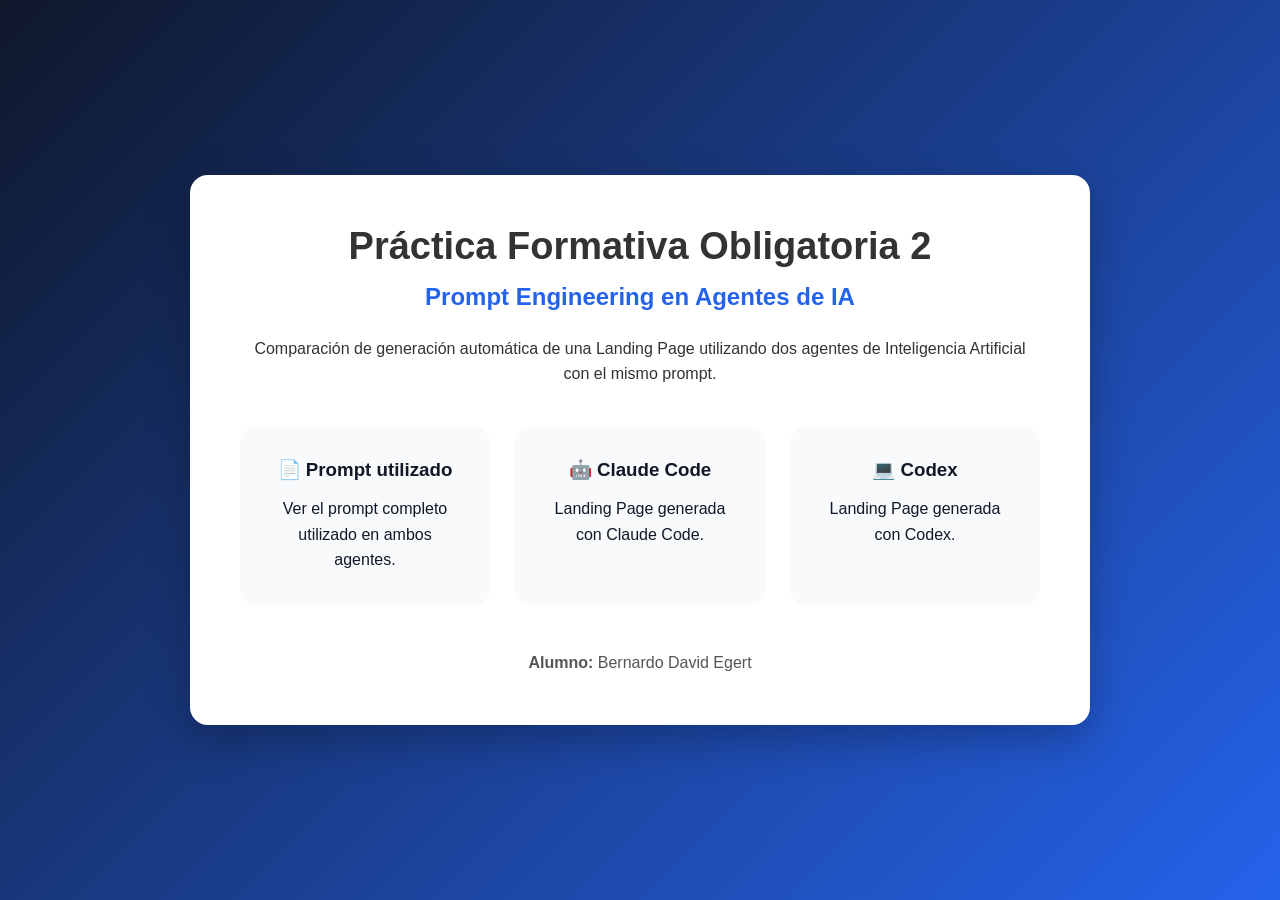
<file: index.html>
<!DOCTYPE html>
<html lang="es">
<head>
    <meta charset="UTF-8">
    <meta name="viewport" content="width=device-width, initial-scale=1.0">
    <title>PFO2 - Prompt Engineering</title>
    <link rel="stylesheet" href="style.css">
</head>
<body>

<div class="container">

    <h1>Práctica Formativa Obligatoria 2</h1>

    <h2>Prompt Engineering en Agentes de IA</h2>

    <p>
        Comparación de generación automática de una Landing Page utilizando dos agentes de Inteligencia Artificial con el mismo prompt.
    </p>

    <div class="cards">

        <a class="card" href="prompt.txt" target="_blank">
            <h3>📄 Prompt utilizado</h3>
            <p>Ver el prompt completo utilizado en ambos agentes.</p>
        </a>

        <a class="card" href="landing-claude/index.html">
            <h3>🤖 Claude Code</h3>
            <p>Landing Page generada con Claude Code.</p>
        </a>

        <a class="card" href="landing-codex/index.html">
            <h3>💻 Codex</h3>
            <p>Landing Page generada con Codex.</p>
        </a>

    </div>

    <footer>

        <p><strong>Alumno:</strong> Bernardo David Egert</p>

    </footer>

</div>

</body>
</html>
</file>
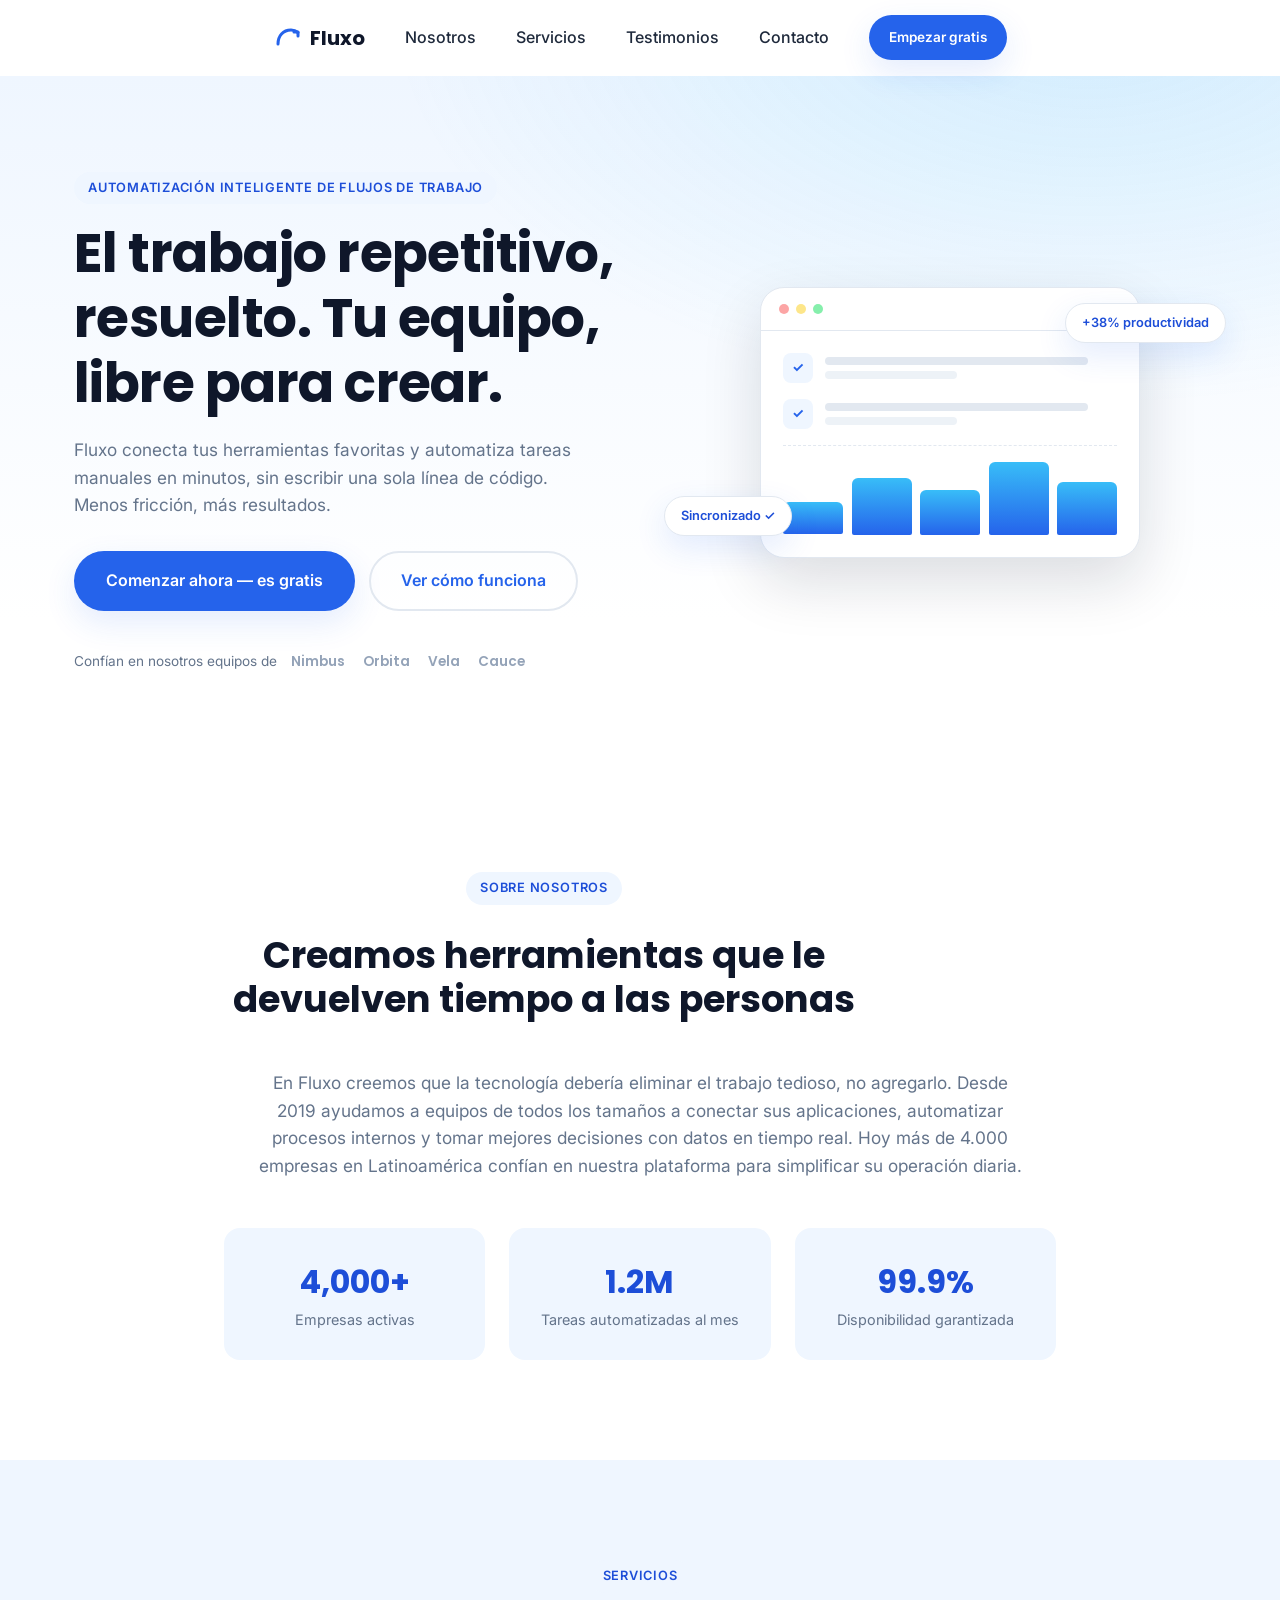
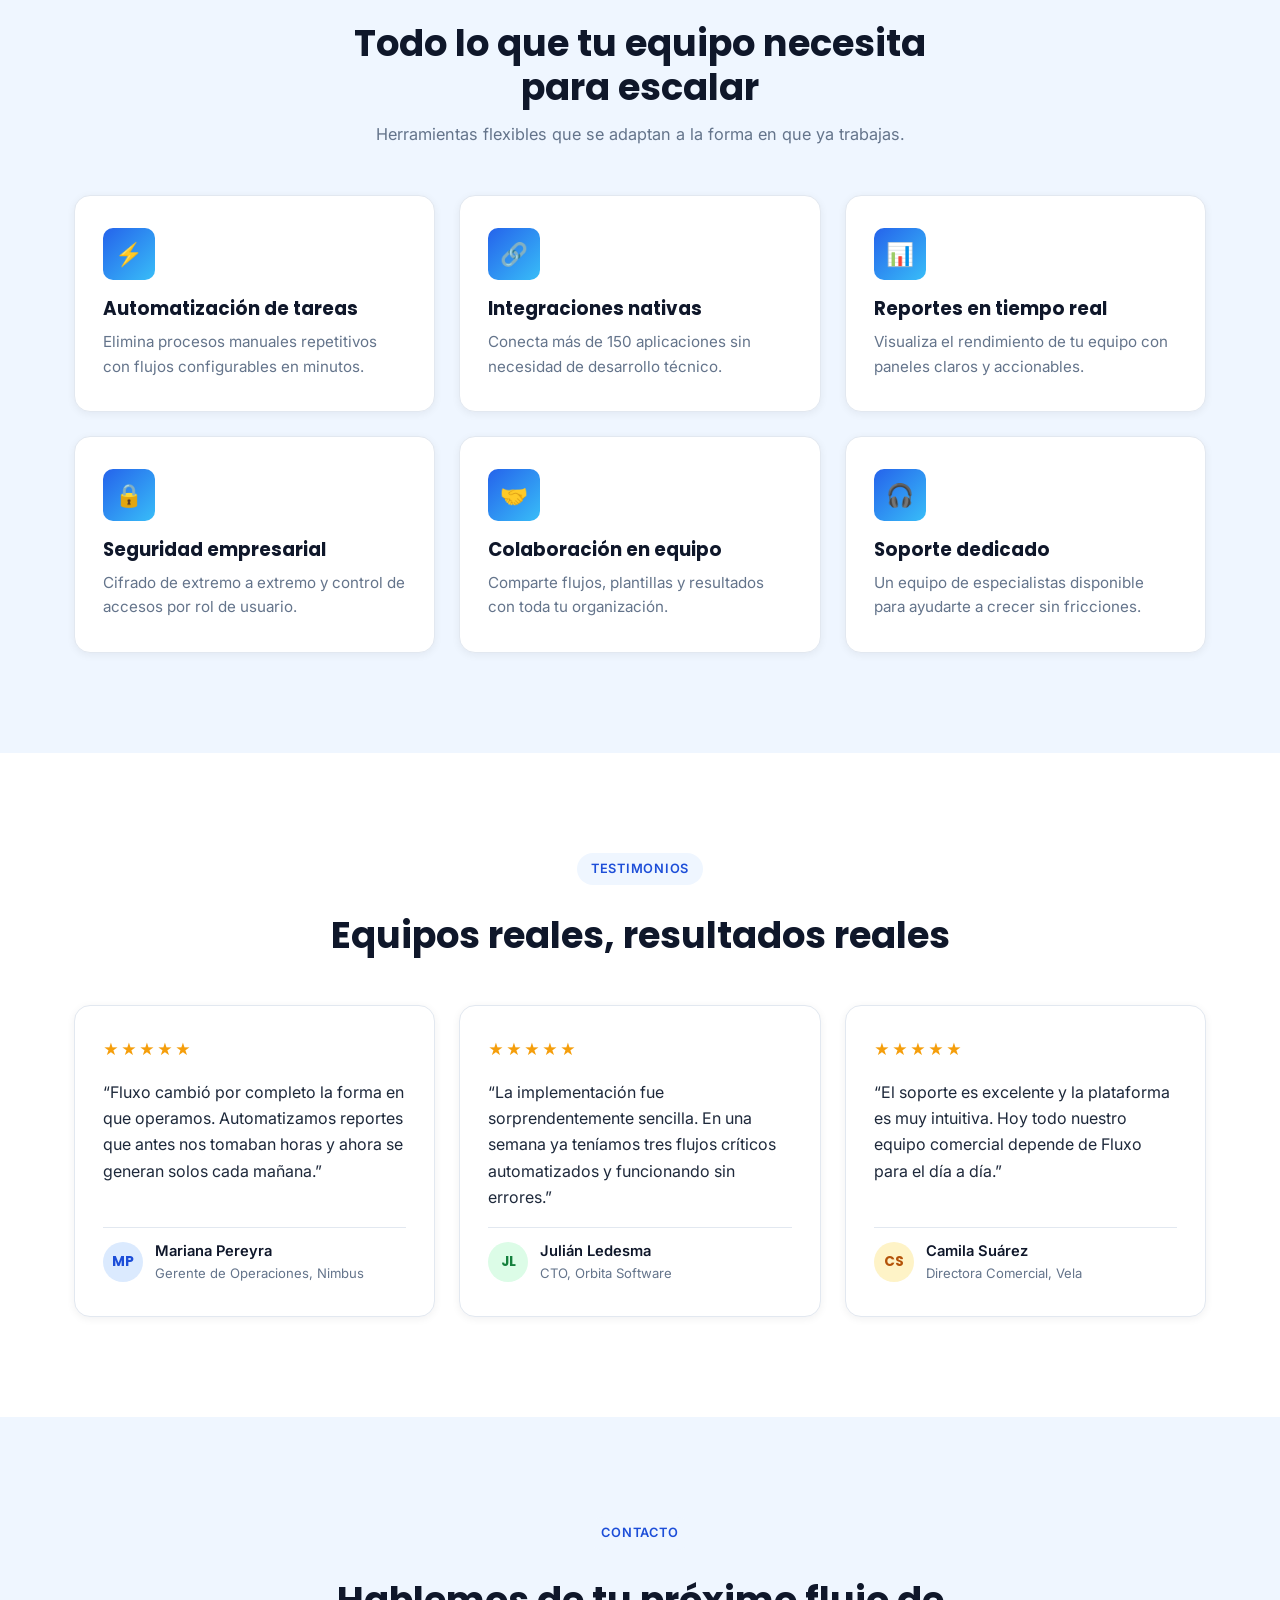
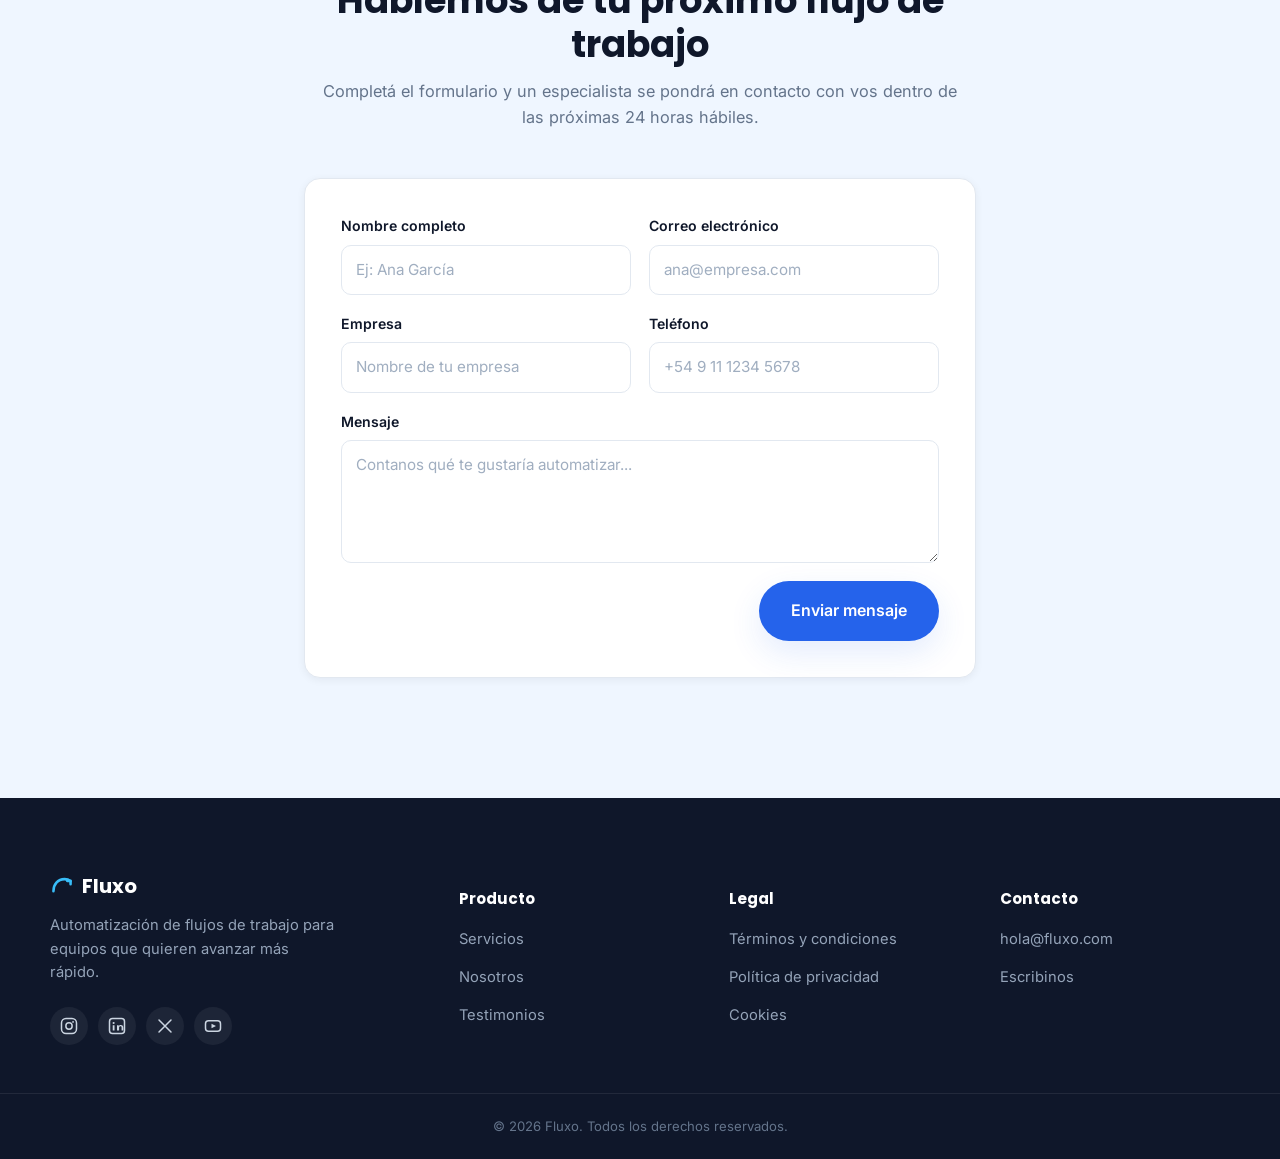
<file: landing-claude/index.html>
<!DOCTYPE html>
<html lang="es">
<head>
  <meta charset="UTF-8" />
  <meta name="viewport" content="width=device-width, initial-scale=1.0" />
  <title>Fluxo — Automatiza el trabajo de tu equipo</title>
  <meta name="description" content="Fluxo conecta tus herramientas y automatiza tareas repetitivas para que tu equipo se enfoque en lo que realmente importa." />

  <link rel="preconnect" href="https://fonts.googleapis.com" />
  <link rel="preconnect" href="https://fonts.gstatic.com" crossorigin />
  <link href="https://fonts.googleapis.com/css2?family=Poppins:wght@500;600;700;800&family=Inter:wght@400;500;600&display=swap" rel="stylesheet" />

  <link rel="stylesheet" href="style.css" />
</head>
<body>

  <a class="skip-link" href="#main">Saltar al contenido principal</a>

  <!-- HEADER -->
  <header class="site-header" id="siteHeader">
    <div class="container header-inner">
      <a href="#top" class="logo" aria-label="Fluxo, ir al inicio">
        <span class="logo-mark" aria-hidden="true">
          <svg width="28" height="28" viewBox="0 0 28 28" fill="none" xmlns="http://www.w3.org/2000/svg">
            <path d="M4 20C4 12 9 6 17 6C21 6 24 8.5 24 8.5" stroke="currentColor" stroke-width="3" stroke-linecap="round"/>
            <path d="M24 8L24 12M24 8L20 8" stroke="currentColor" stroke-width="3" stroke-linecap="round" stroke-linejoin="round"/>
          </svg>
        </span>
        Fluxo
      </a>

      <nav class="main-nav" id="mainNav" aria-label="Navegación principal">
        <ul>
          <li><a href="#about">Nosotros</a></li>
          <li><a href="#services">Servicios</a></li>
          <li><a href="#testimonials">Testimonios</a></li>
          <li><a href="#contact">Contacto</a></li>
        </ul>
      </nav>

      <div class="header-actions">
        <a href="#contact" class="btn btn-primary btn-sm">Empezar gratis</a>
        <button class="nav-toggle" id="navToggle" aria-expanded="false" aria-controls="mainNav" aria-label="Abrir menú de navegación">
          <span></span><span></span><span></span>
        </button>
      </div>
    </div>
  </header>

  <main id="main">

    <!-- HERO -->
    <section class="hero" id="top">
      <div class="container hero-inner">
        <div class="hero-copy" data-animate="fade-up">
          <p class="eyebrow">Automatización inteligente de flujos de trabajo</p>
          <h1>El trabajo repetitivo, resuelto. Tu equipo, libre para crear.</h1>
          <p class="hero-subtitle">
            Fluxo conecta tus herramientas favoritas y automatiza tareas manuales en minutos,
            sin escribir una sola línea de código. Menos fricción, más resultados.
          </p>
          <div class="hero-cta">
            <a href="#contact" class="btn btn-primary btn-lg">Comenzar ahora — es gratis</a>
            <a href="#services" class="btn btn-ghost btn-lg">Ver cómo funciona</a>
          </div>
          <div class="hero-trust">
            <span>Confían en nosotros equipos de</span>
            <div class="trust-logos" aria-hidden="true">
              <span>Nimbus</span><span>Orbita</span><span>Vela</span><span>Cauce</span>
            </div>
          </div>
        </div>

        <div class="hero-visual" data-animate="fade-in" aria-hidden="true">
          <div class="dash-card">
            <div class="dash-card__header">
              <span class="dot dot-red"></span><span class="dot dot-yellow"></span><span class="dot dot-green"></span>
            </div>
            <div class="dash-card__body">
              <div class="dash-row">
                <div class="dash-icon">✓</div>
                <div class="dash-lines"><span class="line long"></span><span class="line short"></span></div>
              </div>
              <div class="dash-row">
                <div class="dash-icon">✓</div>
                <div class="dash-lines"><span class="line long"></span><span class="line short"></span></div>
              </div>
              <div class="dash-chart">
                <span style="--h:40%"></span>
                <span style="--h:70%"></span>
                <span style="--h:55%"></span>
                <span style="--h:90%"></span>
                <span style="--h:65%"></span>
              </div>
            </div>
          </div>
          <div class="float-badge badge-top">+38% productividad</div>
          <div class="float-badge badge-bottom">Sincronizado ✓</div>
        </div>
      </div>
    </section>

    <!-- ABOUT -->
    <section class="about" id="about">
      <div class="container about-inner" data-animate="fade-up">
        <div class="section-heading">
          <p class="eyebrow">Sobre nosotros</p>
          <h2>Creamos herramientas que le devuelven tiempo a las personas</h2>
        </div>
        <p class="about-text">
          En Fluxo creemos que la tecnología debería eliminar el trabajo tedioso, no agregarlo.
          Desde 2019 ayudamos a equipos de todos los tamaños a conectar sus aplicaciones,
          automatizar procesos internos y tomar mejores decisiones con datos en tiempo real.
          Hoy más de 4.000 empresas en Latinoamérica confían en nuestra plataforma para
          simplificar su operación diaria.
        </p>
        <div class="about-stats">
          <div class="stat">
            <span class="stat-number">4,000+</span>
            <span class="stat-label">Empresas activas</span>
          </div>
          <div class="stat">
            <span class="stat-number">1.2M</span>
            <span class="stat-label">Tareas automatizadas al mes</span>
          </div>
          <div class="stat">
            <span class="stat-number">99.9%</span>
            <span class="stat-label">Disponibilidad garantizada</span>
          </div>
        </div>
      </div>
    </section>

    <!-- SERVICES -->
    <section class="services" id="services">
      <div class="container">
        <div class="section-heading center" data-animate="fade-up">
          <p class="eyebrow">Servicios</p>
          <h2>Todo lo que tu equipo necesita para escalar</h2>
          <p class="section-subtitle">Herramientas flexibles que se adaptan a la forma en que ya trabajas.</p>
        </div>

        <div class="services-grid">
          <article class="card service-card" data-animate="fade-up">
            <div class="card-icon" aria-hidden="true">⚡</div>
            <h3>Automatización de tareas</h3>
            <p>Elimina procesos manuales repetitivos con flujos configurables en minutos.</p>
          </article>

          <article class="card service-card" data-animate="fade-up">
            <div class="card-icon" aria-hidden="true">🔗</div>
            <h3>Integraciones nativas</h3>
            <p>Conecta más de 150 aplicaciones sin necesidad de desarrollo técnico.</p>
          </article>

          <article class="card service-card" data-animate="fade-up">
            <div class="card-icon" aria-hidden="true">📊</div>
            <h3>Reportes en tiempo real</h3>
            <p>Visualiza el rendimiento de tu equipo con paneles claros y accionables.</p>
          </article>

          <article class="card service-card" data-animate="fade-up">
            <div class="card-icon" aria-hidden="true">🔒</div>
            <h3>Seguridad empresarial</h3>
            <p>Cifrado de extremo a extremo y control de accesos por rol de usuario.</p>
          </article>

          <article class="card service-card" data-animate="fade-up">
            <div class="card-icon" aria-hidden="true">🤝</div>
            <h3>Colaboración en equipo</h3>
            <p>Comparte flujos, plantillas y resultados con toda tu organización.</p>
          </article>

          <article class="card service-card" data-animate="fade-up">
            <div class="card-icon" aria-hidden="true">🎧</div>
            <h3>Soporte dedicado</h3>
            <p>Un equipo de especialistas disponible para ayudarte a crecer sin fricciones.</p>
          </article>
        </div>
      </div>
    </section>

    <!-- TESTIMONIALS -->
    <section class="testimonials" id="testimonials">
      <div class="container">
        <div class="section-heading center" data-animate="fade-up">
          <p class="eyebrow">Testimonios</p>
          <h2>Equipos reales, resultados reales</h2>
        </div>

        <div class="testimonials-grid">
          <figure class="card testimonial-card" data-animate="fade-up">
            <div class="stars" aria-label="Calificación de 5 de 5 estrellas">★★★★★</div>
            <blockquote>
              “Fluxo cambió por completo la forma en que operamos. Automatizamos reportes
              que antes nos tomaban horas y ahora se generan solos cada mañana.”
            </blockquote>
            <figcaption>
              <span class="avatar" style="background:#DBEAFE;color:#1D4ED8;">MP</span>
              <div>
                <span class="name">Mariana Pereyra</span>
                <span class="role">Gerente de Operaciones, Nimbus</span>
              </div>
            </figcaption>
          </figure>

          <figure class="card testimonial-card" data-animate="fade-up">
            <div class="stars" aria-label="Calificación de 5 de 5 estrellas">★★★★★</div>
            <blockquote>
              “La implementación fue sorprendentemente sencilla. En una semana ya teníamos
              tres flujos críticos automatizados y funcionando sin errores.”
            </blockquote>
            <figcaption>
              <span class="avatar" style="background:#DCFCE7;color:#15803D;">JL</span>
              <div>
                <span class="name">Julián Ledesma</span>
                <span class="role">CTO, Orbita Software</span>
              </div>
            </figcaption>
          </figure>

          <figure class="card testimonial-card" data-animate="fade-up">
            <div class="stars" aria-label="Calificación de 5 de 5 estrellas">★★★★★</div>
            <blockquote>
              “El soporte es excelente y la plataforma es muy intuitiva. Hoy todo nuestro
              equipo comercial depende de Fluxo para el día a día.”
            </blockquote>
            <figcaption>
              <span class="avatar" style="background:#FEF3C7;color:#B45309;">CS</span>
              <div>
                <span class="name">Camila Suárez</span>
                <span class="role">Directora Comercial, Vela</span>
              </div>
            </figcaption>
          </figure>
        </div>
      </div>
    </section>

    <!-- CONTACT -->
    <section class="contact" id="contact">
      <div class="container contact-inner">
        <div class="section-heading" data-animate="fade-up">
          <p class="eyebrow">Contacto</p>
          <h2>Hablemos de tu próximo flujo de trabajo</h2>
          <p class="section-subtitle">
            Completá el formulario y un especialista se pondrá en contacto con vos
            dentro de las próximas 24 horas hábiles.
          </p>
        </div>

        <form class="contact-form card" data-animate="fade-up" novalidate>
          <div class="form-row">
            <div class="form-group">
              <label for="name">Nombre completo</label>
              <input type="text" id="name" name="name" placeholder="Ej: Ana García" autocomplete="name" required />
            </div>
            <div class="form-group">
              <label for="email">Correo electrónico</label>
              <input type="email" id="email" name="email" placeholder="ana@empresa.com" autocomplete="email" required />
            </div>
          </div>

          <div class="form-row">
            <div class="form-group">
              <label for="company">Empresa</label>
              <input type="text" id="company" name="company" placeholder="Nombre de tu empresa" autocomplete="organization" />
            </div>
            <div class="form-group">
              <label for="phone">Teléfono</label>
              <input type="tel" id="phone" name="phone" placeholder="+54 9 11 1234 5678" autocomplete="tel" />
            </div>
          </div>

          <div class="form-group">
            <label for="message">Mensaje</label>
            <textarea id="message" name="message" rows="4" placeholder="Contanos qué te gustaría automatizar..." required></textarea>
          </div>

          <div class="form-footer">
            <p class="form-note" id="formNote" role="status" aria-live="polite"></p>
            <button type="submit" class="btn btn-primary btn-lg">Enviar mensaje</button>
          </div>
        </form>
      </div>
    </section>

  </main>

  <!-- FOOTER -->
  <footer class="site-footer">
    <div class="container footer-inner">
      <div class="footer-brand">
        <a href="#top" class="logo logo-footer" aria-label="Fluxo, ir al inicio">
          <span class="logo-mark" aria-hidden="true">
            <svg width="24" height="24" viewBox="0 0 28 28" fill="none" xmlns="http://www.w3.org/2000/svg">
              <path d="M4 20C4 12 9 6 17 6C21 6 24 8.5 24 8.5" stroke="currentColor" stroke-width="3" stroke-linecap="round"/>
              <path d="M24 8L24 12M24 8L20 8" stroke="currentColor" stroke-width="3" stroke-linecap="round" stroke-linejoin="round"/>
            </svg>
          </span>
          Fluxo
        </a>
        <p>Automatización de flujos de trabajo para equipos que quieren avanzar más rápido.</p>

        <div class="social-links" aria-label="Redes sociales">
          <a href="#" aria-label="Fluxo en Instagram" class="social-link">
            <svg width="18" height="18" viewBox="0 0 24 24" fill="none"><rect x="2" y="2" width="20" height="20" rx="6" stroke="currentColor" stroke-width="2"/><circle cx="12" cy="12" r="4.2" stroke="currentColor" stroke-width="2"/><circle cx="17.4" cy="6.6" r="1.2" fill="currentColor"/></svg>
          </a>
          <a href="#" aria-label="Fluxo en LinkedIn" class="social-link">
            <svg width="18" height="18" viewBox="0 0 24 24" fill="none"><rect x="2" y="2" width="20" height="20" rx="4" stroke="currentColor" stroke-width="2"/><circle cx="7.5" cy="8" r="1.4" fill="currentColor"/><rect x="6.3" y="11" width="2.4" height="7" fill="currentColor"/><path d="M12 11h2.3v1.3c.5-.8 1.4-1.5 2.9-1.5 2.2 0 3.3 1.4 3.3 3.9V18h-2.4v-3.9c0-1.1-.5-1.8-1.5-1.8-1.1 0-1.8.8-1.8 1.9V18H12v-7z" fill="currentColor"/></svg>
          </a>
          <a href="#" aria-label="Fluxo en X" class="social-link">
            <svg width="18" height="18" viewBox="0 0 24 24" fill="none"><path d="M4 4l16 16M20 4L4 20" stroke="currentColor" stroke-width="2" stroke-linecap="round"/></svg>
          </a>
          <a href="#" aria-label="Fluxo en YouTube" class="social-link">
            <svg width="18" height="18" viewBox="0 0 24 24" fill="none"><rect x="2" y="5" width="20" height="14" rx="4" stroke="currentColor" stroke-width="2"/><path d="M10 9l6 3-6 3V9z" fill="currentColor"/></svg>
          </a>
        </div>
      </div>

      <nav class="footer-nav" aria-label="Enlaces de producto">
        <h4>Producto</h4>
        <ul>
          <li><a href="#services">Servicios</a></li>
          <li><a href="#about">Nosotros</a></li>
          <li><a href="#testimonials">Testimonios</a></li>
        </ul>
      </nav>

      <nav class="footer-nav" aria-label="Enlaces legales">
        <h4>Legal</h4>
        <ul>
          <li><a href="#">Términos y condiciones</a></li>
          <li><a href="#">Política de privacidad</a></li>
          <li><a href="#">Cookies</a></li>
        </ul>
      </nav>

      <div class="footer-nav">
        <h4>Contacto</h4>
        <ul>
          <li><a href="mailto:hola@fluxo.com">hola@fluxo.com</a></li>
          <li><a href="#contact">Escribinos</a></li>
        </ul>
      </div>
    </div>

    <div class="footer-bottom">
      <div class="container">
        <p>© <span id="year"></span> Fluxo. Todos los derechos reservados.</p>
      </div>
    </div>
  </footer>

  <button class="scroll-top" id="scrollTop" aria-label="Volver arriba">↑</button>

  <script src="script.js"></script>
</body>
</html>
</file>
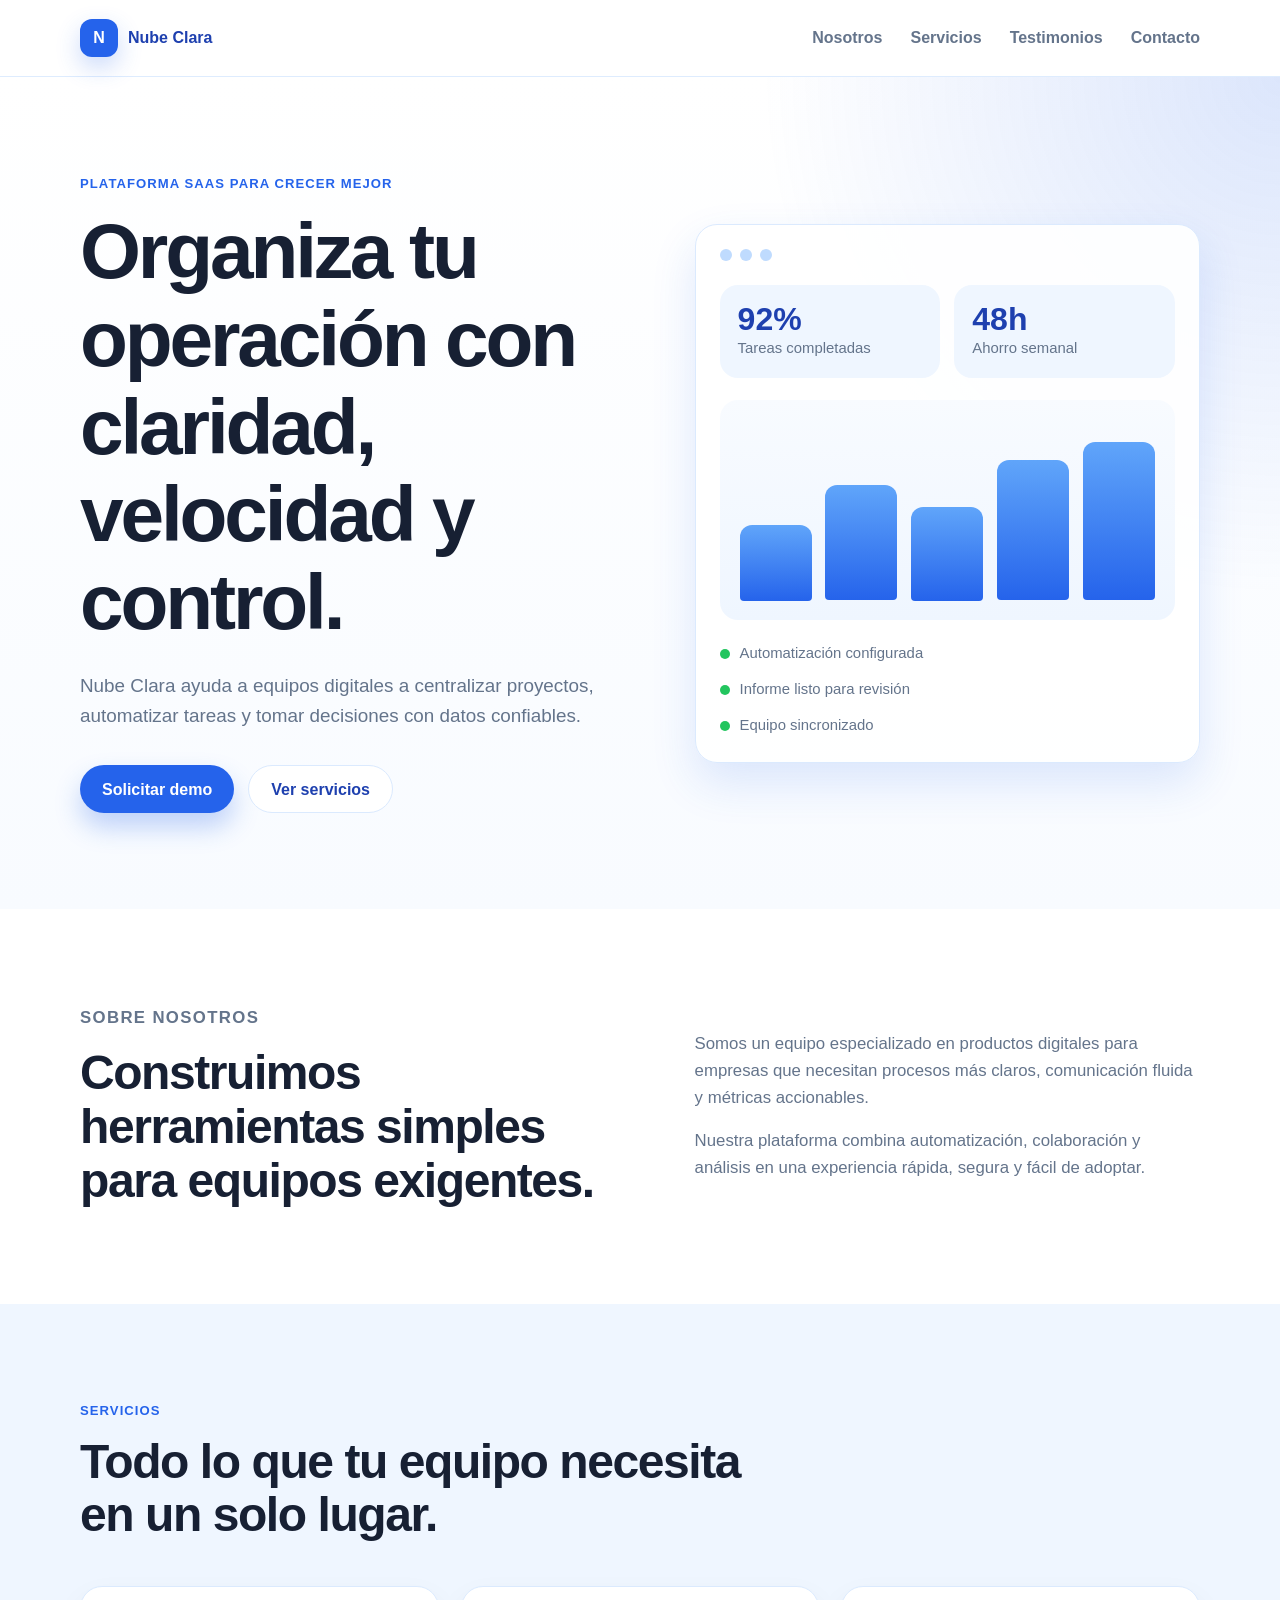
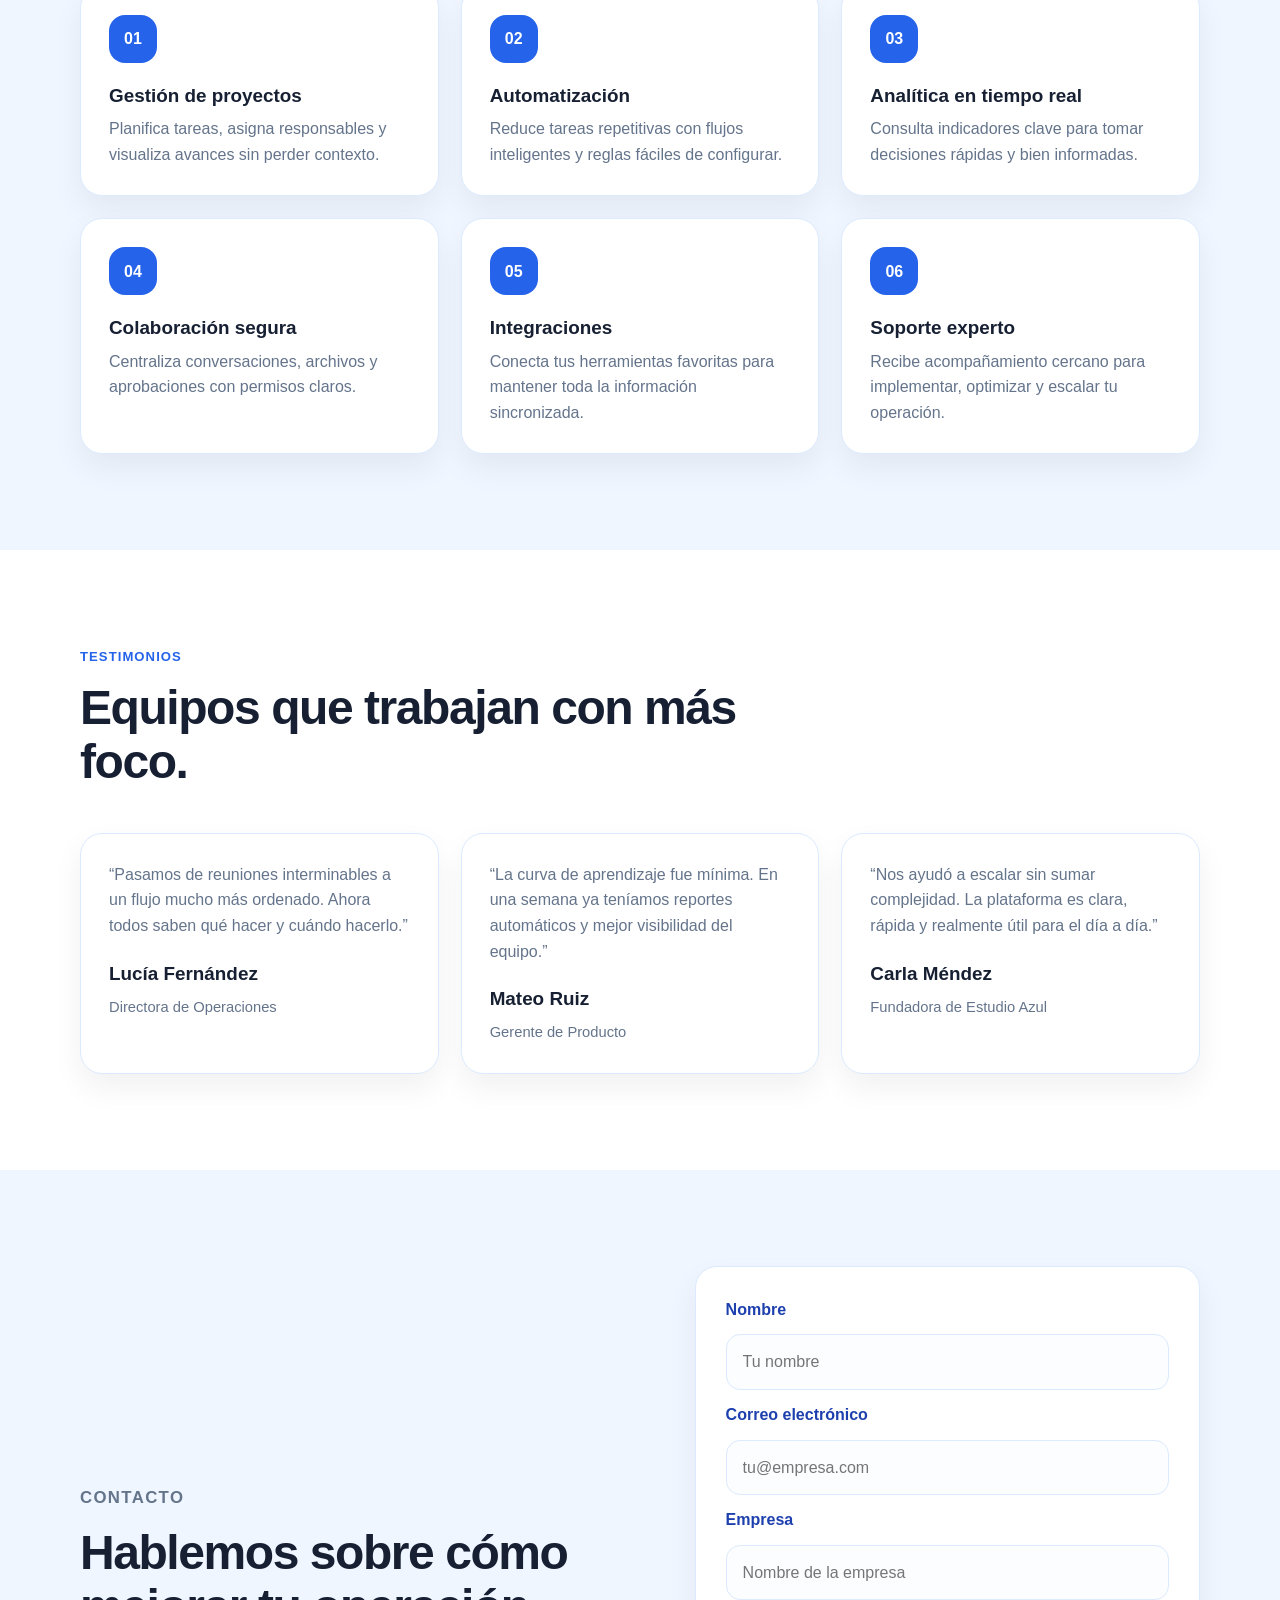
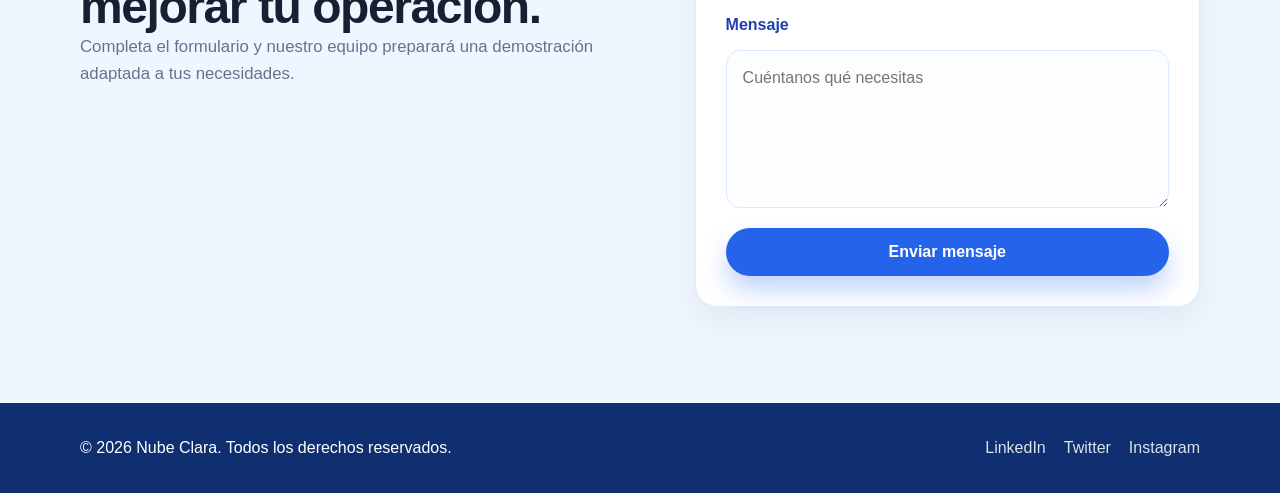
<file: landing-codex/index.html>
<!DOCTYPE html>
<html lang="es">
<head>
  <meta charset="UTF-8" />
  <meta name="viewport" content="width=device-width, initial-scale=1.0" />
  <title>Nube Clara | Software SaaS para equipos modernos</title>
  <meta name="description" content="Landing page SaaS moderna, responsive y accesible en HTML, CSS y JavaScript." />
  <link rel="stylesheet" href="style.css" />
</head>
<body>
  <header class="site-header" id="inicio">
    <nav class="nav" aria-label="Navegación principal">
      <a href="#inicio" class="logo" aria-label="Ir al inicio">
        <span class="logo-mark">N</span>
        <span>Nube Clara</span>
      </a>

      <button class="menu-toggle" type="button" aria-label="Abrir menú" aria-expanded="false" aria-controls="nav-menu">
        <span></span>
        <span></span>
        <span></span>
      </button>

      <ul class="nav-menu" id="nav-menu">
        <li><a href="#nosotros">Nosotros</a></li>
        <li><a href="#servicios">Servicios</a></li>
        <li><a href="#testimonios">Testimonios</a></li>
        <li><a href="#contacto">Contacto</a></li>
      </ul>
    </nav>
  </header>

  <main>
    <section class="hero section">
      <div class="container hero-grid">
        <div class="hero-content reveal">
          <p class="eyebrow">Plataforma SaaS para crecer mejor</p>
          <h1>Organiza tu operación con claridad, velocidad y control.</h1>
          <p class="hero-subtitle">
            Nube Clara ayuda a equipos digitales a centralizar proyectos, automatizar tareas y tomar decisiones con datos confiables.
          </p>
          <div class="hero-actions">
            <a href="#contacto" class="btn btn-primary">Solicitar demo</a>
            <a href="#servicios" class="btn btn-secondary">Ver servicios</a>
          </div>
        </div>

        <div class="hero-panel reveal" aria-label="Vista previa del panel">
          <div class="panel-header">
            <span></span>
            <span></span>
            <span></span>
          </div>
          <div class="metric-row">
            <article>
              <strong>92%</strong>
              <span>Tareas completadas</span>
            </article>
            <article>
              <strong>48h</strong>
              <span>Ahorro semanal</span>
            </article>
          </div>
          <div class="chart" aria-hidden="true">
            <span style="height: 42%"></span>
            <span style="height: 64%"></span>
            <span style="height: 52%"></span>
            <span style="height: 78%"></span>
            <span style="height: 88%"></span>
          </div>
          <div class="task-list">
            <p><span></span> Automatización configurada</p>
            <p><span></span> Informe listo para revisión</p>
            <p><span></span> Equipo sincronizado</p>
          </div>
        </div>
      </div>
    </section>

    <section class="section" id="nosotros">
      <div class="container split">
        <div class="reveal">
          <p class="eyebrow">Sobre nosotros</p>
          <h2>Construimos herramientas simples para equipos exigentes.</h2>
        </div>
        <div class="reveal">
          <p>
            Somos un equipo especializado en productos digitales para empresas que necesitan procesos más claros, comunicación fluida y métricas accionables.
          </p>
          <p>
            Nuestra plataforma combina automatización, colaboración y análisis en una experiencia rápida, segura y fácil de adoptar.
          </p>
        </div>
      </div>
    </section>

    <section class="section section-soft" id="servicios">
      <div class="container">
        <div class="section-heading reveal">
          <p class="eyebrow">Servicios</p>
          <h2>Todo lo que tu equipo necesita en un solo lugar.</h2>
        </div>

        <div class="cards-grid">
          <article class="card reveal">
            <div class="card-icon">01</div>
            <h3>Gestión de proyectos</h3>
            <p>Planifica tareas, asigna responsables y visualiza avances sin perder contexto.</p>
          </article>

          <article class="card reveal">
            <div class="card-icon">02</div>
            <h3>Automatización</h3>
            <p>Reduce tareas repetitivas con flujos inteligentes y reglas fáciles de configurar.</p>
          </article>

          <article class="card reveal">
            <div class="card-icon">03</div>
            <h3>Analítica en tiempo real</h3>
            <p>Consulta indicadores clave para tomar decisiones rápidas y bien informadas.</p>
          </article>

          <article class="card reveal">
            <div class="card-icon">04</div>
            <h3>Colaboración segura</h3>
            <p>Centraliza conversaciones, archivos y aprobaciones con permisos claros.</p>
          </article>

          <article class="card reveal">
            <div class="card-icon">05</div>
            <h3>Integraciones</h3>
            <p>Conecta tus herramientas favoritas para mantener toda la información sincronizada.</p>
          </article>

          <article class="card reveal">
            <div class="card-icon">06</div>
            <h3>Soporte experto</h3>
            <p>Recibe acompañamiento cercano para implementar, optimizar y escalar tu operación.</p>
          </article>
        </div>
      </div>
    </section>

    <section class="section" id="testimonios">
      <div class="container">
        <div class="section-heading reveal">
          <p class="eyebrow">Testimonios</p>
          <h2>Equipos que trabajan con más foco.</h2>
        </div>

        <div class="testimonial-grid">
          <article class="testimonial reveal">
            <p>“Pasamos de reuniones interminables a un flujo mucho más ordenado. Ahora todos saben qué hacer y cuándo hacerlo.”</p>
            <h3>Lucía Fernández</h3>
            <span>Directora de Operaciones</span>
          </article>

          <article class="testimonial reveal">
            <p>“La curva de aprendizaje fue mínima. En una semana ya teníamos reportes automáticos y mejor visibilidad del equipo.”</p>
            <h3>Mateo Ruiz</h3>
            <span>Gerente de Producto</span>
          </article>

          <article class="testimonial reveal">
            <p>“Nos ayudó a escalar sin sumar complejidad. La plataforma es clara, rápida y realmente útil para el día a día.”</p>
            <h3>Carla Méndez</h3>
            <span>Fundadora de Estudio Azul</span>
          </article>
        </div>
      </div>
    </section>

    <section class="section section-soft" id="contacto">
      <div class="container contact-grid">
        <div class="reveal">
          <p class="eyebrow">Contacto</p>
          <h2>Hablemos sobre cómo mejorar tu operación.</h2>
          <p>
            Completa el formulario y nuestro equipo preparará una demostración adaptada a tus necesidades.
          </p>
        </div>

        <form class="contact-form reveal" aria-label="Formulario de contacto visual">
          <label for="name">Nombre</label>
          <input id="name" name="name" type="text" placeholder="Tu nombre" />

          <label for="email">Correo electrónico</label>
          <input id="email" name="email" type="email" placeholder="tu@empresa.com" />

          <label for="company">Empresa</label>
          <input id="company" name="company" type="text" placeholder="Nombre de la empresa" />

          <label for="message">Mensaje</label>
          <textarea id="message" name="message" rows="5" placeholder="Cuéntanos qué necesitas"></textarea>

          <button type="button" class="btn btn-primary">Enviar mensaje</button>
        </form>
      </div>
    </section>
  </main>

  <footer class="footer">
    <div class="container footer-content">
      <p>© 2026 Nube Clara. Todos los derechos reservados.</p>
      <ul aria-label="Redes sociales">
        <li><a href="#" aria-label="LinkedIn">LinkedIn</a></li>
        <li><a href="#" aria-label="Twitter">Twitter</a></li>
        <li><a href="#" aria-label="Instagram">Instagram</a></li>
      </ul>
    </div>
  </footer>

  <script src="script.js"></script>
</body>
</html>
</file>
<file: style.css>
*{
margin:0;
padding:0;
box-sizing:border-box;
font-family:Arial, Helvetica, sans-serif;
}

body{

background:linear-gradient(135deg,#0f172a,#2563eb);

display:flex;

justify-content:center;

align-items:center;

height:100vh;

color:#333;

}

.container{

width:900px;

background:white;

padding:50px;

border-radius:18px;

box-shadow:0 15px 40px rgba(0,0,0,.25);

text-align:center;

}

h1{

font-size:38px;

margin-bottom:15px;

}

h2{

color:#2563eb;

margin-bottom:25px;

}

p{

line-height:1.6;

}

.cards{

margin-top:40px;

display:grid;

grid-template-columns:repeat(3,1fr);

gap:25px;

}

.card{

background:#f8fafc;

padding:30px;

border-radius:15px;

text-decoration:none;

color:#111827;

transition:.3s;

border:2px solid transparent;

}

.card:hover{

transform:translateY(-8px);

border-color:#2563eb;

box-shadow:0 10px 25px rgba(0,0,0,.15);

}

.card h3{

margin-bottom:15px;

}

footer{

margin-top:45px;

color:#555;

}

@media(max-width:900px){

.cards{

grid-template-columns:1fr;

}

.container{

width:95%;

}

}
</file>
<file: landing-claude/style.css>
/* ==========================================================================
   FLUXO — Landing Page
   Tokens: Azul primario #2563EB · Azul profundo #1D4ED8 · Cian acento #38BDF8
           Navy texto #0F172A · Gris #64748B · Fondo tinte #EFF6FF · Blanco #FFFFFF
   Tipografía: Poppins (display) + Inter (texto)
   ========================================================================== */

:root {
  --color-primary: #2563EB;
  --color-primary-dark: #1D4ED8;
  --color-accent: #38BDF8;
  --color-navy: #0F172A;
  --color-text: #1E293B;
  --color-muted: #64748B;
  --color-bg-tint: #EFF6FF;
  --color-white: #FFFFFF;
  --color-border: #E2E8F0;

  --font-display: 'Poppins', 'Segoe UI', sans-serif;
  --font-body: 'Inter', 'Segoe UI', sans-serif;

  --radius-sm: 10px;
  --radius-md: 16px;
  --radius-lg: 24px;
  --radius-pill: 999px;

  --shadow-sm: 0 2px 8px rgba(15, 23, 42, 0.06);
  --shadow-md: 0 12px 32px rgba(37, 99, 235, 0.12);
  --shadow-lg: 0 24px 60px rgba(15, 23, 42, 0.14);

  --container-w: 1180px;
  --transition: 0.25s ease;
  --header-h: 76px;
}

/* ---------- Reset ---------- */
*, *::before, *::after { box-sizing: border-box; }
html { scroll-behavior: smooth; }
body, h1, h2, h3, p, figure, blockquote, ul { margin: 0; }
ul { padding: 0; list-style: none; }
img { max-width: 100%; display: block; }
a { color: inherit; text-decoration: none; }
button { font: inherit; cursor: pointer; }
input, textarea { font: inherit; }

body {
  font-family: var(--font-body);
  color: var(--color-text);
  background: var(--color-white);
  line-height: 1.6;
  -webkit-font-smoothing: antialiased;
}

h1, h2, h3, h4 { font-family: var(--font-display); color: var(--color-navy); line-height: 1.2; }

.container {
  max-width: var(--container-w);
  margin-inline: auto;
  padding-inline: 24px;
}

.skip-link {
  position: absolute;
  left: -999px;
  top: 0;
  background: var(--color-primary);
  color: var(--color-white);
  padding: 12px 20px;
  border-radius: 0 0 8px 0;
  z-index: 999;
}
.skip-link:focus {
  left: 0;
}

:focus-visible {
  outline: 3px solid var(--color-accent);
  outline-offset: 2px;
  border-radius: 4px;
}

@media (prefers-reduced-motion: reduce) {
  *, *::before, *::after {
    animation-duration: 0.001ms !important;
    animation-iteration-count: 1 !important;
    transition-duration: 0.001ms !important;
    scroll-behavior: auto !important;
  }
}

/* ---------- Buttons ---------- */
.btn {
  display: inline-flex;
  align-items: center;
  justify-content: center;
  gap: 8px;
  font-weight: 600;
  border-radius: var(--radius-pill);
  border: 2px solid transparent;
  padding: 13px 26px;
  font-size: 0.95rem;
  transition: transform var(--transition), box-shadow var(--transition), background var(--transition), color var(--transition);
  white-space: nowrap;
}
.btn-primary {
  background: var(--color-primary);
  color: var(--color-white);
  box-shadow: var(--shadow-md);
}
.btn-primary:hover {
  background: var(--color-primary-dark);
  transform: translateY(-2px);
  box-shadow: 0 16px 36px rgba(37, 99, 235, 0.24);
}
.btn-ghost {
  background: transparent;
  color: var(--color-primary);
  border-color: var(--color-border);
}
.btn-ghost:hover {
  border-color: var(--color-primary);
  background: var(--color-bg-tint);
  transform: translateY(-2px);
}
.btn-lg { padding: 15px 30px; font-size: 1rem; }
.btn-sm { padding: 10px 18px; font-size: 0.85rem; }

/* ---------- Header ---------- */
.site-header {
  position: sticky;
  top: 0;
  z-index: 100;
  height: var(--header-h);
  display: flex;
  align-items: center;
  background: rgba(255, 255, 255, 0.85);
  backdrop-filter: blur(10px);
  -webkit-backdrop-filter: blur(10px);
  border-bottom: 1px solid transparent;
  transition: box-shadow var(--transition), border-color var(--transition), background var(--transition);
}
.site-header.scrolled {
  box-shadow: var(--shadow-sm);
  border-color: var(--color-border);
  background: rgba(255, 255, 255, 0.95);
}

.header-inner {
  display: flex;
  align-items: center;
  justify-content: space-between;
  gap: 24px;
}

.logo {
  display: flex;
  align-items: center;
  gap: 8px;
  font-family: var(--font-display);
  font-weight: 700;
  font-size: 1.25rem;
  color: var(--color-navy);
}
.logo-mark {
  color: var(--color-primary);
  display: inline-flex;
}

.main-nav ul {
  display: flex;
  gap: 8px;
}
.main-nav a {
  display: inline-block;
  padding: 10px 16px;
  border-radius: var(--radius-pill);
  font-weight: 500;
  color: var(--color-text);
  transition: background var(--transition), color var(--transition);
}
.main-nav a:hover {
  background: var(--color-bg-tint);
  color: var(--color-primary-dark);
}

.header-actions { display: flex; align-items: center; gap: 12px; }

.nav-toggle {
  display: none;
  flex-direction: column;
  justify-content: center;
  gap: 5px;
  width: 40px;
  height: 40px;
  background: transparent;
  border: none;
  border-radius: var(--radius-sm);
}
.nav-toggle span {
  width: 22px;
  height: 2px;
  background: var(--color-navy);
  margin-inline: auto;
  transition: transform var(--transition), opacity var(--transition);
}
.nav-toggle[aria-expanded="true"] span:nth-child(1) { transform: translateY(7px) rotate(45deg); }
.nav-toggle[aria-expanded="true"] span:nth-child(2) { opacity: 0; }
.nav-toggle[aria-expanded="true"] span:nth-child(3) { transform: translateY(-7px) rotate(-45deg); }

/* ---------- Reveal animation ---------- */
[data-animate] {
  opacity: 0;
  transform: translateY(24px);
  transition: opacity 0.7s ease, transform 0.7s ease;
}
[data-animate="fade-in"] { transform: none; }
[data-animate].is-visible {
  opacity: 1;
  transform: none;
}

/* ---------- Hero ---------- */
.hero {
  padding: 96px 0 100px;
  background:
    radial-gradient(700px 400px at 85% -10%, rgba(56, 189, 248, 0.16), transparent),
    linear-gradient(180deg, var(--color-bg-tint) 0%, var(--color-white) 78%);
  overflow: hidden;
}
.hero-inner {
  display: grid;
  grid-template-columns: 1.05fr 0.95fr;
  align-items: center;
  gap: 56px;
}

.eyebrow {
  display: inline-block;
  font-weight: 600;
  font-size: 0.8rem;
  letter-spacing: 0.06em;
  text-transform: uppercase;
  color: var(--color-primary-dark);
  background: var(--color-bg-tint);
  padding: 6px 14px;
  border-radius: var(--radius-pill);
  margin-bottom: 18px;
}

.hero h1 {
  font-size: clamp(2.1rem, 4.2vw, 3.4rem);
  font-weight: 700;
  letter-spacing: -0.01em;
  margin-bottom: 20px;
}

.hero-subtitle {
  font-size: 1.08rem;
  color: var(--color-muted);
  max-width: 46ch;
  margin-bottom: 32px;
}

.hero-cta {
  display: flex;
  flex-wrap: wrap;
  gap: 14px;
  margin-bottom: 40px;
}

.hero-trust {
  display: flex;
  flex-wrap: wrap;
  align-items: center;
  gap: 14px;
  font-size: 0.85rem;
  color: var(--color-muted);
}
.trust-logos {
  display: flex;
  gap: 18px;
  font-family: var(--font-display);
  font-weight: 600;
  color: #94A3B8;
}

/* Hero visual — signature dashboard card */
.hero-visual {
  position: relative;
  display: flex;
  justify-content: center;
  align-items: center;
}

.dash-card {
  width: min(100%, 380px);
  background: var(--color-white);
  border-radius: var(--radius-lg);
  box-shadow: var(--shadow-lg);
  border: 1px solid var(--color-border);
  overflow: hidden;
  animation: float 6s ease-in-out infinite;
}
.dash-card__header {
  display: flex;
  gap: 7px;
  padding: 16px 18px;
  border-bottom: 1px solid var(--color-border);
}
.dot { width: 10px; height: 10px; border-radius: 50%; }
.dot-red { background: #FCA5A5; }
.dot-yellow { background: #FDE68A; }
.dot-green { background: #86EFAC; }

.dash-card__body { padding: 22px; display: flex; flex-direction: column; gap: 16px; }

.dash-row { display: flex; align-items: center; gap: 12px; }
.dash-icon {
  flex-shrink: 0;
  width: 30px; height: 30px;
  border-radius: 8px;
  background: var(--color-bg-tint);
  color: var(--color-primary);
  display: flex; align-items: center; justify-content: center;
  font-size: 0.85rem;
  font-weight: 700;
}
.dash-lines { flex: 1; display: flex; flex-direction: column; gap: 6px; }
.line { display: block; height: 8px; border-radius: 4px; background: var(--color-border); }
.line.long { width: 90%; }
.line.short { width: 45%; background: #EDF2F7; }

.dash-chart {
  display: flex;
  align-items: flex-end;
  gap: 8px;
  height: 90px;
  padding-top: 8px;
  border-top: 1px dashed var(--color-border);
}
.dash-chart span {
  flex: 1;
  height: var(--h);
  border-radius: 6px 6px 2px 2px;
  background: linear-gradient(180deg, var(--color-accent), var(--color-primary));
  animation: grow 1s ease both;
}

.float-badge {
  position: absolute;
  background: var(--color-white);
  border: 1px solid var(--color-border);
  box-shadow: var(--shadow-md);
  border-radius: var(--radius-pill);
  padding: 9px 16px;
  font-size: 0.8rem;
  font-weight: 600;
  color: var(--color-primary-dark);
  animation: float 6s ease-in-out infinite;
}
.badge-top { top: 6%; right: -4%; animation-delay: 0.6s; }
.badge-bottom { bottom: 8%; left: -6%; animation-delay: 1.2s; }

@keyframes float {
  0%, 100% { transform: translateY(0); }
  50% { transform: translateY(-10px); }
}
@keyframes grow {
  from { transform: scaleY(0); }
  to { transform: scaleY(1); }
}
.dash-chart span { transform-origin: bottom; }

/* ---------- Section heading shared ---------- */
.section-heading { max-width: 640px; margin-bottom: 48px; }
.section-heading.center { margin-inline: auto; text-align: center; }
.section-heading h2 {
  font-size: clamp(1.7rem, 3vw, 2.3rem);
  font-weight: 700;
  margin: 10px 0 12px;
}
.section-subtitle { color: var(--color-muted); font-size: 1.02rem; }

/* ---------- About ---------- */
.about { padding: 100px 0; }
.about-inner { max-width: 880px; margin-inline: auto; text-align: center; }
.about-text {
  color: var(--color-muted);
  font-size: 1.08rem;
  max-width: 70ch;
  margin: 0 auto 48px;
}
.about-stats {
  display: grid;
  grid-template-columns: repeat(3, 1fr);
  gap: 24px;
}
.stat {
  background: var(--color-bg-tint);
  border-radius: var(--radius-md);
  padding: 28px 16px;
  transition: transform var(--transition), box-shadow var(--transition);
}
.stat:hover { transform: translateY(-4px); box-shadow: var(--shadow-sm); }
.stat-number {
  display: block;
  font-family: var(--font-display);
  font-size: 2rem;
  font-weight: 700;
  color: var(--color-primary-dark);
}
.stat-label { color: var(--color-muted); font-size: 0.9rem; }

/* ---------- Cards shared ---------- */
.card {
  background: var(--color-white);
  border: 1px solid var(--color-border);
  border-radius: var(--radius-md);
  box-shadow: var(--shadow-sm);
  transition: transform var(--transition), box-shadow var(--transition), border-color var(--transition);
}

/* ---------- Services ---------- */
.services { padding: 100px 0; background: var(--color-bg-tint); }
.services-grid {
  display: grid;
  grid-template-columns: repeat(3, 1fr);
  gap: 24px;
}
.service-card { padding: 32px 28px; }
.service-card:hover {
  transform: translateY(-6px);
  box-shadow: var(--shadow-md);
  border-color: rgba(37, 99, 235, 0.25);
}
.card-icon {
  width: 52px; height: 52px;
  display: flex; align-items: center; justify-content: center;
  border-radius: var(--radius-sm);
  background: linear-gradient(135deg, var(--color-primary), var(--color-accent));
  font-size: 1.4rem;
  margin-bottom: 18px;
}
.service-card h3 { font-size: 1.15rem; margin-bottom: 10px; }
.service-card p { color: var(--color-muted); font-size: 0.95rem; }

/* ---------- Testimonials ---------- */
.testimonials { padding: 100px 0; }
.testimonials-grid {
  display: grid;
  grid-template-columns: repeat(3, 1fr);
  gap: 24px;
}
.testimonial-card { padding: 32px 28px; display: flex; flex-direction: column; gap: 16px; }
.testimonial-card:hover { transform: translateY(-6px); box-shadow: var(--shadow-md); }
.stars { color: #F59E0B; letter-spacing: 2px; font-size: 0.95rem; }
.testimonial-card blockquote {
  color: var(--color-text);
  font-size: 1rem;
  line-height: 1.65;
  flex: 1;
}
.testimonial-card figcaption {
  display: flex;
  align-items: center;
  gap: 12px;
  padding-top: 12px;
  border-top: 1px solid var(--color-border);
}
.avatar {
  width: 40px; height: 40px;
  border-radius: 50%;
  display: flex; align-items: center; justify-content: center;
  font-family: var(--font-display);
  font-weight: 700;
  font-size: 0.85rem;
  flex-shrink: 0;
}
.testimonial-card .name { display: block; font-weight: 600; color: var(--color-navy); font-size: 0.92rem; }
.testimonial-card .role { display: block; color: var(--color-muted); font-size: 0.82rem; }

/* ---------- Contact ---------- */
.contact { padding: 100px 0 120px; background: var(--color-bg-tint); }
.contact-inner { max-width: 720px; margin-inline: auto; }
.contact .section-heading { margin-inline: auto; text-align: center; }
.contact-form { padding: 36px; margin-top: 8px; }

.form-row {
  display: grid;
  grid-template-columns: 1fr 1fr;
  gap: 18px;
  margin-bottom: 18px;
}
.form-group { display: flex; flex-direction: column; gap: 7px; margin-bottom: 18px; }
.form-row .form-group { margin-bottom: 0; }

label { font-size: 0.88rem; font-weight: 600; color: var(--color-navy); }

input, textarea {
  border: 1.5px solid var(--color-border);
  border-radius: var(--radius-sm);
  padding: 12px 14px;
  font-size: 0.95rem;
  color: var(--color-text);
  background: var(--color-white);
  transition: border-color var(--transition), box-shadow var(--transition);
  resize: vertical;
}
input::placeholder, textarea::placeholder { color: #A0AEC0; }
input:focus, textarea:focus {
  border-color: var(--color-primary);
  box-shadow: 0 0 0 4px rgba(37, 99, 235, 0.12);
  outline: none;
}

.form-footer {
  display: flex;
  align-items: center;
  justify-content: space-between;
  gap: 16px;
  margin-top: 6px;
  flex-wrap: wrap;
}
.form-note { color: #16A34A; font-size: 0.88rem; font-weight: 500; min-height: 1.2em; }

/* ---------- Footer ---------- */
.site-footer { background: var(--color-navy); color: #CBD5E1; }
.footer-inner {
  display: grid;
  grid-template-columns: 1.6fr 1fr 1fr 1fr;
  gap: 40px;
  padding: 72px 0 48px;
}
.footer-brand p { margin-top: 12px; color: #94A3B8; font-size: 0.92rem; max-width: 32ch; }
.logo-footer { color: var(--color-white); }
.logo-footer .logo-mark { color: var(--color-accent); }

.social-links { display: flex; gap: 10px; margin-top: 22px; }
.social-link {
  width: 38px; height: 38px;
  border-radius: 50%;
  background: rgba(255,255,255,0.06);
  display: flex; align-items: center; justify-content: center;
  color: #CBD5E1;
  transition: background var(--transition), color var(--transition), transform var(--transition);
}
.social-link:hover {
  background: var(--color-primary);
  color: var(--color-white);
  transform: translateY(-3px);
}

.footer-nav h4 {
  color: var(--color-white);
  font-size: 0.95rem;
  margin-bottom: 18px;
}
.footer-nav ul { display: flex; flex-direction: column; gap: 12px; }
.footer-nav a { color: #94A3B8; font-size: 0.92rem; transition: color var(--transition); }
.footer-nav a:hover { color: var(--color-accent); }

.footer-bottom {
  border-top: 1px solid rgba(255,255,255,0.08);
  padding: 22px 0;
  font-size: 0.82rem;
  color: #64748B;
  text-align: center;
}

/* ---------- Scroll to top ---------- */
.scroll-top {
  position: fixed;
  bottom: 26px;
  right: 26px;
  width: 46px; height: 46px;
  border-radius: 50%;
  background: var(--color-primary);
  color: var(--color-white);
  border: none;
  box-shadow: var(--shadow-md);
  font-size: 1.2rem;
  display: flex; align-items: center; justify-content: center;
  opacity: 0;
  visibility: hidden;
  transform: translateY(10px);
  transition: opacity var(--transition), transform var(--transition), visibility var(--transition), background var(--transition);
  z-index: 90;
}
.scroll-top.visible { opacity: 1; visibility: visible; transform: none; }
.scroll-top:hover { background: var(--color-primary-dark); }

/* ==========================================================================
   Responsive
   ========================================================================== */
@media (max-width: 960px) {
  .hero-inner { grid-template-columns: 1fr; }
  .hero-visual { order: -1; margin-bottom: 12px; }
  .about-stats { grid-template-columns: 1fr; }
  .services-grid { grid-template-columns: repeat(2, 1fr); }
  .testimonials-grid { grid-template-columns: 1fr; }
  .footer-inner { grid-template-columns: 1fr 1fr; }
}

@media (max-width: 760px) {
  .main-nav {
    position: fixed;
    top: var(--header-h);
    left: 0; right: 0;
    background: var(--color-white);
    border-bottom: 1px solid var(--color-border);
    box-shadow: var(--shadow-md);
    transform: translateY(-130%);
    opacity: 0;
    transition: transform var(--transition), opacity var(--transition);
    padding: 12px 24px 20px;
  }
  .main-nav.open { transform: translateY(0); opacity: 1; }
  .main-nav ul { flex-direction: column; gap: 4px; }
  .main-nav a { display: block; }
  .nav-toggle { display: flex; }
  .header-actions .btn-sm { display: none; }

  .services-grid { grid-template-columns: 1fr; }
  .form-row { grid-template-columns: 1fr; }
  .footer-inner { grid-template-columns: 1fr; padding-top: 56px; }
  .form-footer { flex-direction: column; align-items: stretch; }
  .form-footer .btn { width: 100%; }
}

@media (max-width: 480px) {
  .hero { padding: 64px 0 72px; }
  .hero-cta { flex-direction: column; align-items: stretch; }
  .hero-cta .btn { width: 100%; }
  .badge-top, .badge-bottom { display: none; }
}
</file>
<file: landing-codex/style.css>
:root {
  --blue: #2563eb;
  --blue-dark: #1e40af;
  --blue-soft: #eff6ff;
  --text: #172033;
  --muted: #64748b;
  --white: #ffffff;
  --border: #dbeafe;
  --shadow: 0 20px 45px rgba(37, 99, 235, 0.14);
  --radius: 22px;
  --container: 1120px;
}

* {
  box-sizing: border-box;
  margin: 0;
  padding: 0;
}

html {
  scroll-behavior: smooth;
}

body {
  font-family: Arial, Helvetica, sans-serif;
  color: var(--text);
  background: var(--white);
  line-height: 1.6;
}

a {
  color: inherit;
  text-decoration: none;
}

ul {
  list-style: none;
}

button,
input,
textarea {
  font: inherit;
}

.container {
  width: min(100% - 32px, var(--container));
  margin: 0 auto;
}

.section {
  padding: 96px 0;
}

.site-header {
  position: sticky;
  top: 0;
  z-index: 100;
  background: rgba(255, 255, 255, 0.9);
  border-bottom: 1px solid rgba(219, 234, 254, 0.9);
  backdrop-filter: blur(14px);
}

.nav {
  width: min(100% - 32px, var(--container));
  min-height: 76px;
  margin: 0 auto;
  display: flex;
  align-items: center;
  justify-content: space-between;
  gap: 24px;
}

.logo {
  display: inline-flex;
  align-items: center;
  gap: 10px;
  font-weight: 800;
  color: var(--blue-dark);
}

.logo-mark {
  width: 38px;
  height: 38px;
  display: grid;
  place-items: center;
  color: var(--white);
  background: var(--blue);
  border-radius: 12px;
  box-shadow: 0 10px 24px rgba(37, 99, 235, 0.24);
}

.nav-menu {
  display: flex;
  align-items: center;
  gap: 28px;
}

.nav-menu a {
  color: var(--muted);
  font-weight: 700;
  transition: color 0.25s ease;
}

.nav-menu a:hover,
.nav-menu a:focus-visible {
  color: var(--blue);
}

.menu-toggle {
  display: none;
  width: 44px;
  height: 44px;
  border: 1px solid var(--border);
  border-radius: 14px;
  background: var(--white);
  cursor: pointer;
}

.menu-toggle span {
  display: block;
  width: 20px;
  height: 2px;
  margin: 5px auto;
  background: var(--blue-dark);
  border-radius: 999px;
  transition: transform 0.25s ease, opacity 0.25s ease;
}

.hero {
  min-height: calc(100vh - 76px);
  display: flex;
  align-items: center;
  background:
    radial-gradient(circle at top right, rgba(37, 99, 235, 0.16), transparent 34%),
    linear-gradient(180deg, #ffffff 0%, #f8fbff 100%);
}

.hero-grid,
.split,
.contact-grid {
  display: grid;
  grid-template-columns: 1.05fr 0.95fr;
  gap: 56px;
  align-items: center;
}

.eyebrow {
  margin-bottom: 14px;
  color: var(--blue);
  font-size: 0.82rem;
  font-weight: 800;
  letter-spacing: 0.08em;
  text-transform: uppercase;
}

h1,
h2,
h3 {
  line-height: 1.12;
}

h1 {
  max-width: 760px;
  font-size: clamp(2.45rem, 7vw, 4.9rem);
  letter-spacing: -0.04em;
}

h2 {
  font-size: clamp(2rem, 4vw, 3rem);
  letter-spacing: -0.03em;
}

h3 {
  font-size: 1.18rem;
}

.hero-subtitle {
  max-width: 650px;
  margin: 24px 0 34px;
  color: var(--muted);
  font-size: 1.18rem;
}

.hero-actions {
  display: flex;
  flex-wrap: wrap;
  gap: 14px;
}

.btn {
  display: inline-flex;
  align-items: center;
  justify-content: center;
  min-height: 48px;
  padding: 0 22px;
  border: 0;
  border-radius: 999px;
  font-weight: 800;
  cursor: pointer;
  transition: transform 0.25s ease, box-shadow 0.25s ease, background 0.25s ease;
}

.btn:hover,
.btn:focus-visible {
  transform: translateY(-2px);
}

.btn-primary {
  color: var(--white);
  background: var(--blue);
  box-shadow: 0 14px 26px rgba(37, 99, 235, 0.28);
}

.btn-primary:hover,
.btn-primary:focus-visible {
  background: var(--blue-dark);
}

.btn-secondary {
  color: var(--blue-dark);
  background: var(--white);
  border: 1px solid var(--border);
}

.hero-panel {
  padding: 24px;
  border: 1px solid var(--border);
  border-radius: var(--radius);
  background: rgba(255, 255, 255, 0.92);
  box-shadow: var(--shadow);
}

.panel-header {
  display: flex;
  gap: 8px;
  margin-bottom: 24px;
}

.panel-header span {
  width: 12px;
  height: 12px;
  background: #bfdbfe;
  border-radius: 50%;
}

.metric-row {
  display: grid;
  grid-template-columns: repeat(2, 1fr);
  gap: 14px;
  margin-bottom: 22px;
}

.metric-row article {
  padding: 18px;
  border-radius: 18px;
  background: var(--blue-soft);
}

.metric-row strong {
  display: block;
  color: var(--blue-dark);
  font-size: 2rem;
  line-height: 1;
}

.metric-row span,
.task-list p {
  color: var(--muted);
  font-size: 0.93rem;
}

.chart {
  height: 220px;
  display: flex;
  align-items: end;
  gap: 14px;
  padding: 20px;
  margin-bottom: 22px;
  border-radius: 18px;
  background: linear-gradient(180deg, #f8fbff, #eff6ff);
}

.chart span {
  flex: 1;
  min-width: 26px;
  border-radius: 12px 12px 4px 4px;
  background: linear-gradient(180deg, #60a5fa, #2563eb);
  animation: growBar 1s ease both;
}

.task-list {
  display: grid;
  gap: 12px;
}

.task-list p {
  display: flex;
  align-items: center;
  gap: 10px;
}

.task-list span {
  width: 10px;
  height: 10px;
  background: #22c55e;
  border-radius: 50%;
}

.split p,
.contact-grid p {
  color: var(--muted);
  font-size: 1.05rem;
}

.split p + p {
  margin-top: 16px;
}

.section-soft {
  background: var(--blue-soft);
}

.section-heading {
  max-width: 680px;
  margin-bottom: 44px;
}

.cards-grid,
.testimonial-grid {
  display: grid;
  grid-template-columns: repeat(3, 1fr);
  gap: 22px;
}

.card,
.testimonial,
.contact-form {
  border: 1px solid var(--border);
  border-radius: var(--radius);
  background: var(--white);
  box-shadow: 0 14px 32px rgba(15, 23, 42, 0.06);
}

.card {
  padding: 28px;
  transition: transform 0.25s ease, box-shadow 0.25s ease;
}

.card:hover {
  transform: translateY(-6px);
  box-shadow: var(--shadow);
}

.card-icon {
  width: 48px;
  height: 48px;
  display: grid;
  place-items: center;
  margin-bottom: 22px;
  color: var(--white);
  background: var(--blue);
  border-radius: 16px;
  font-weight: 900;
}

.card h3,
.testimonial h3 {
  margin-bottom: 10px;
}

.card p,
.testimonial p,
.testimonial span {
  color: var(--muted);
}

.testimonial {
  padding: 28px;
}

.testimonial p {
  margin-bottom: 24px;
}

.testimonial span {
  font-size: 0.92rem;
}

.contact-form {
  display: grid;
  gap: 12px;
  padding: 30px;
}

.contact-form label {
  color: var(--blue-dark);
  font-weight: 800;
}

.contact-form input,
.contact-form textarea {
  width: 100%;
  border: 1px solid var(--border);
  border-radius: 14px;
  padding: 14px 16px;
  color: var(--text);
  background: #fbfdff;
  outline: none;
  transition: border-color 0.25s ease, box-shadow 0.25s ease;
}

.contact-form input:focus,
.contact-form textarea:focus {
  border-color: var(--blue);
  box-shadow: 0 0 0 4px rgba(37, 99, 235, 0.12);
}

.contact-form textarea {
  resize: vertical;
}

.contact-form .btn {
  margin-top: 8px;
}

.footer {
  padding: 32px 0;
  color: var(--white);
  background: #0f2f70;
}

.footer-content {
  display: flex;
  align-items: center;
  justify-content: space-between;
  gap: 24px;
}

.footer ul {
  display: flex;
  flex-wrap: wrap;
  gap: 18px;
}

.footer a {
  opacity: 0.86;
  transition: opacity 0.25s ease;
}

.footer a:hover,
.footer a:focus-visible {
  opacity: 1;
}

.reveal {
  opacity: 0;
  transform: translateY(24px);
  transition: opacity 0.7s ease, transform 0.7s ease;
}

.reveal.visible {
  opacity: 1;
  transform: translateY(0);
}

@keyframes growBar {
  from {
    transform: scaleY(0.25);
    transform-origin: bottom;
    opacity: 0.45;
  }

  to {
    transform: scaleY(1);
    transform-origin: bottom;
    opacity: 1;
  }
}

@media (max-width: 900px) {
  .section {
    padding: 76px 0;
  }

  .hero-grid,
  .split,
  .contact-grid {
    grid-template-columns: 1fr;
    gap: 38px;
  }

  .cards-grid,
  .testimonial-grid {
    grid-template-columns: repeat(2, 1fr);
  }

  .hero {
    min-height: auto;
  }
}

@media (max-width: 700px) {
  .menu-toggle {
    display: block;
  }

  .menu-toggle.active span:nth-child(1) {
    transform: translateY(7px) rotate(45deg);
  }

  .menu-toggle.active span:nth-child(2) {
    opacity: 0;
  }

  .menu-toggle.active span:nth-child(3) {
    transform: translateY(-7px) rotate(-45deg);
  }

  .nav-menu {
    position: absolute;
    top: 76px;
    left: 16px;
    right: 16px;
    display: grid;
    gap: 4px;
    padding: 14px;
    border: 1px solid var(--border);
    border-radius: 18px;
    background: var(--white);
    box-shadow: var(--shadow);
    opacity: 0;
    visibility: hidden;
    transform: translateY(-8px);
    transition: opacity 0.25s ease, transform 0.25s ease, visibility 0.25s ease;
  }

  .nav-menu.open {
    opacity: 1;
    visibility: visible;
    transform: translateY(0);
  }

  .nav-menu a {
    display: block;
    padding: 12px;
    border-radius: 12px;
  }

  .nav-menu a:hover,
  .nav-menu a:focus-visible {
    background: var(--blue-soft);
  }

  .cards-grid,
  .testimonial-grid,
  .metric-row {
    grid-template-columns: 1fr;
  }

  .hero-actions {
    flex-direction: column;
  }

  .btn {
    width: 100%;
  }

  .footer-content {
    align-items: flex-start;
    flex-direction: column;
  }
}

@media (prefers-reduced-motion: reduce) {
  html {
    scroll-behavior: auto;
  }

  *,
  *::before,
  *::after {
    animation-duration: 0.01ms !important;
    animation-iteration-count: 1 !important;
    transition-duration: 0.01ms !important;
  }
}
</file>
